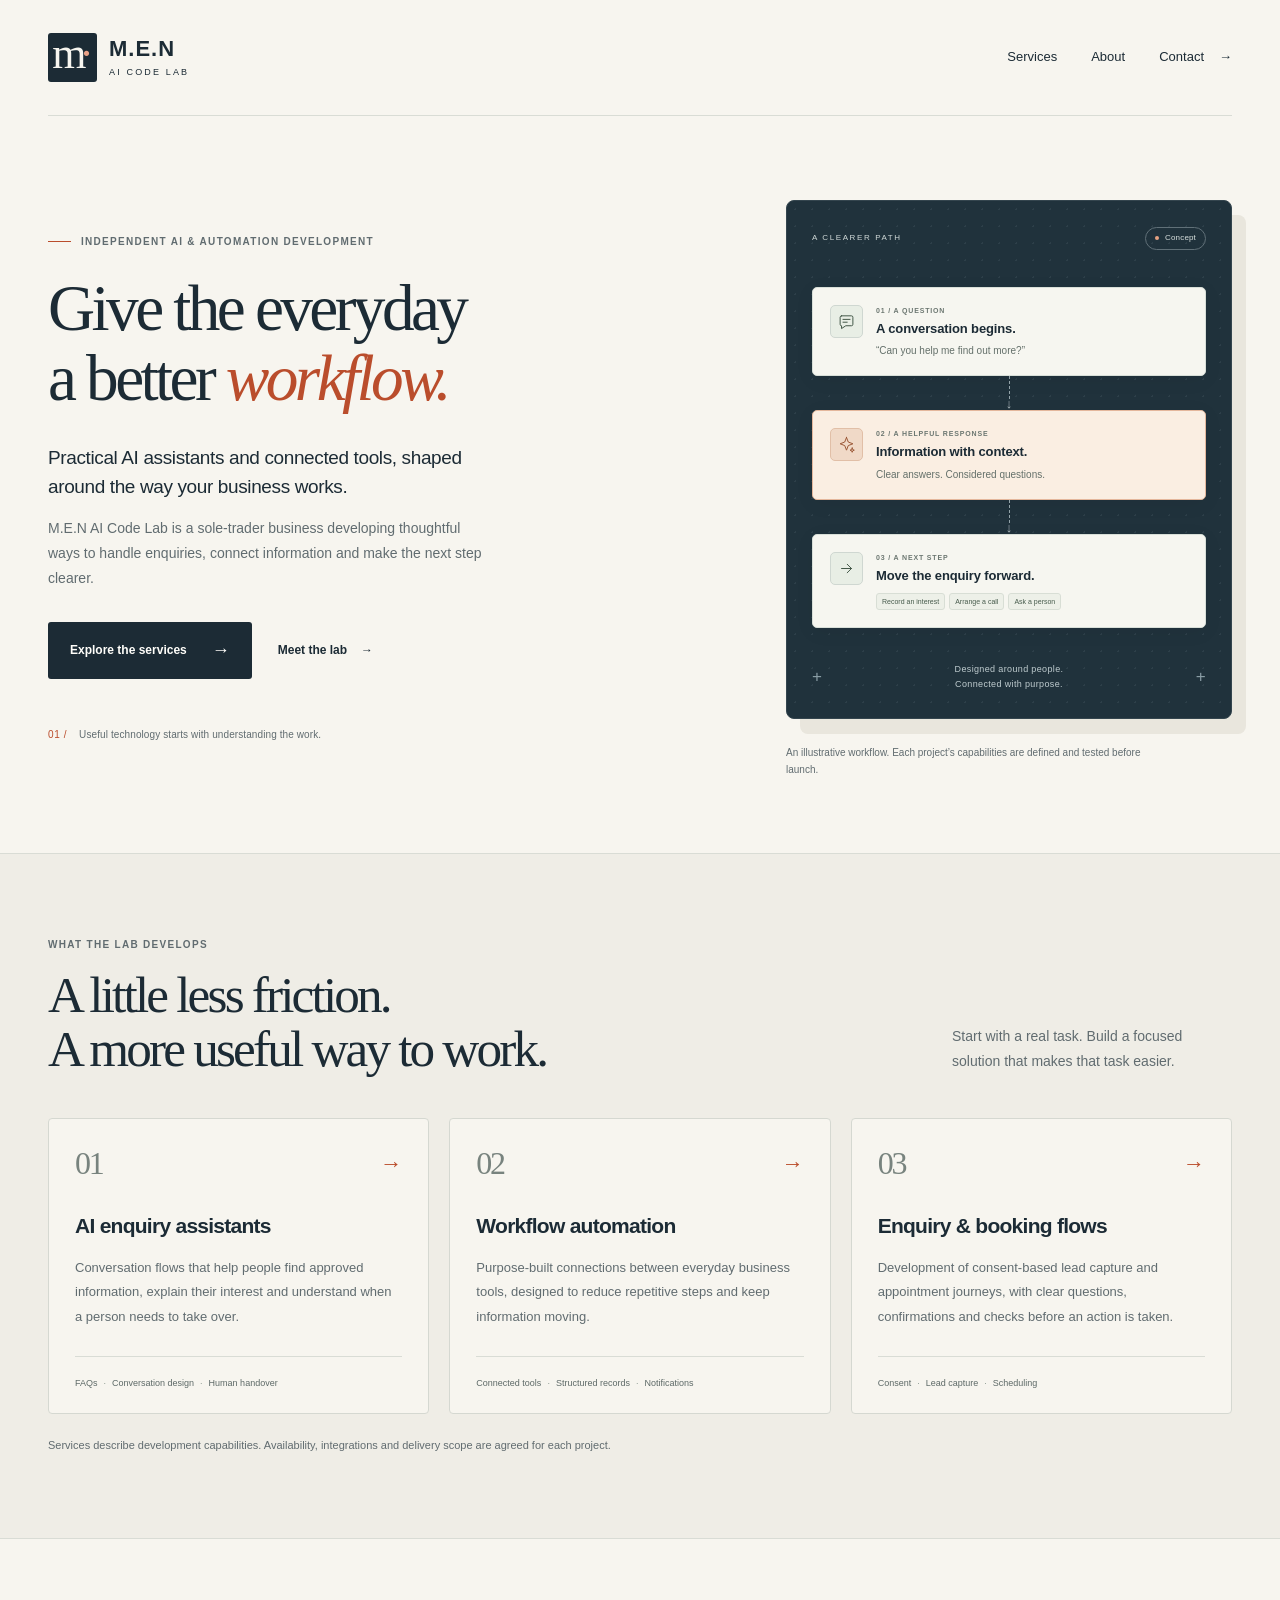
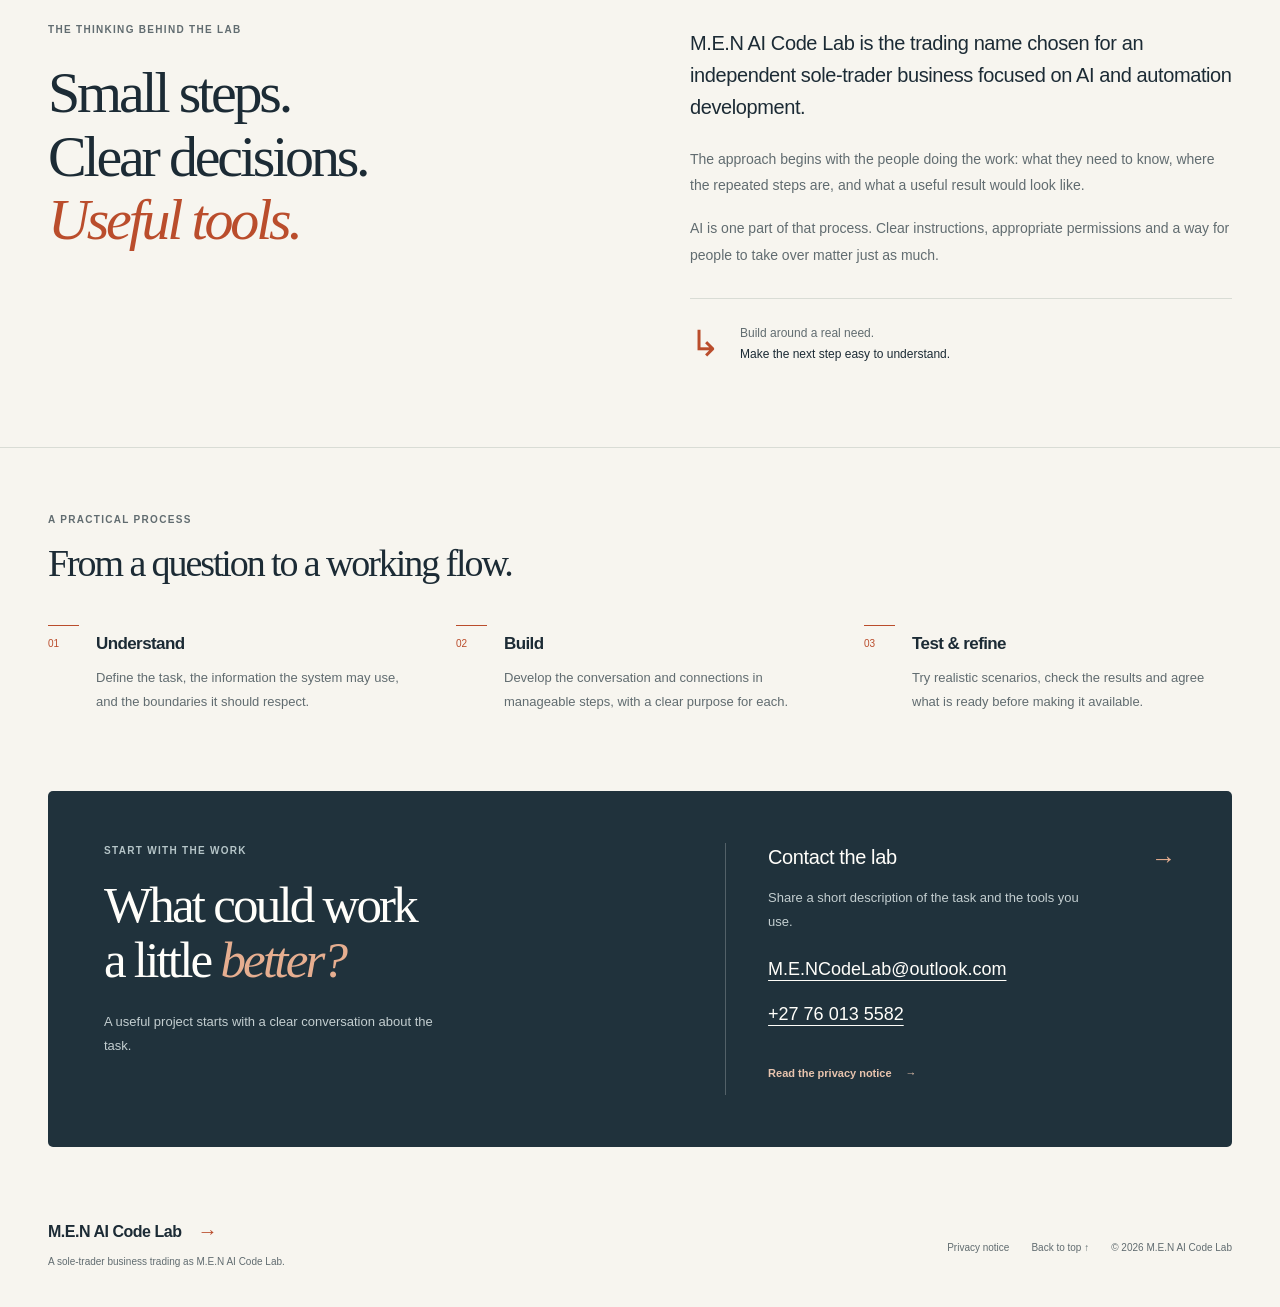
<file: index.html>
<!doctype html>
<html lang="en">
<head>
  <meta charset="utf-8">
  <meta name="facebook-domain-verification" content="qab2521dojvab8igrwdva17nqe7v2s" />
  <meta name="viewport" content="width=device-width, initial-scale=1">
  <meta name="description" content="M.E.N AI Code Lab is a sole-trader business developing practical AI assistants and workflow automations.">
  <meta name="theme-color" content="#f7f5ef">
  <title>M.E.N AI Code Lab — Practical AI &amp; automation</title>
  <link rel="icon" href="./favicon.svg" type="image/svg+xml">
  <link rel="stylesheet" href="./styles.css">
</head>
<body>
  <a class="skip-link" href="#main">Skip to content</a>
  <header class="site-header container">
    <a class="wordmark" href="./index.html" aria-label="M.E.N AI Code Lab home">
      <span class="brand-symbol" aria-hidden="true">m<span>·</span></span>
      <span class="brand-name">M.E.N<span>AI CODE LAB</span></span>
    </a>
    <nav class="site-nav" aria-label="Main navigation">
      <a href="#services">Services</a>
      <a href="#about">About</a>
      <a href="#contact">Contact <span aria-hidden="true">→</span></a>
    </nav>
  </header>

  <main id="main">
    <section class="hero container" aria-labelledby="hero-title">
      <div class="hero-copy">
        <p class="eyebrow"><span class="tiny-line" aria-hidden="true"></span>Independent AI &amp; automation development</p>
        <h1 id="hero-title">Give the everyday<br>a better <em>workflow.</em></h1>
        <p class="hero-description">Practical AI assistants and connected tools, shaped around the way your business works.</p>
        <p class="hero-detail">M.E.N AI Code Lab is a sole-trader business developing thoughtful ways to handle enquiries, connect information and make the next step clearer.</p>
        <div class="hero-actions">
          <a class="button button-primary" href="#services">Explore the services <span aria-hidden="true">→</span></a>
          <a class="text-link" href="#about">Meet the lab <span aria-hidden="true">→</span></a>
        </div>
        <div class="hero-footnote"><span aria-hidden="true">01 /</span> Useful technology starts with understanding the work.</div>
      </div>

      <figure class="workflow-figure">
        <div class="workflow-board">
          <div class="board-top"><span class="board-label">A CLEARER PATH</span><span class="concept-tag"><span aria-hidden="true"></span>Concept</span></div>
          <div class="board-grid" aria-hidden="true"></div>
          <div class="flow-card flow-question">
            <div class="flow-icon" aria-hidden="true"><svg viewBox="0 0 24 24" fill="none"><path d="M5 4h14a2 2 0 0 1 2 2v10a2 2 0 0 1-2 2h-8l-6 4v-4a2 2 0 0 1-2-2V6a2 2 0 0 1 2-2Z"/><path d="M7 9h10M7 13h6"/></svg></div>
            <div><span class="flow-step">01 / A QUESTION</span><strong>A conversation begins.</strong><p>“Can you help me find out more?”</p></div>
          </div>
          <div class="flow-connector" aria-hidden="true"><span></span><b>↓</b></div>
          <div class="flow-card flow-assistant">
            <div class="flow-icon" aria-hidden="true"><svg viewBox="0 0 24 24" fill="none"><path d="m12 2 2.5 6.5L21 11l-6.5 2.5L12 20l-2.5-6.5L3 11l6.5-2.5L12 2Z"/><path d="m20 17 .8 2.2L23 20l-2.2.8L20 23l-.8-2.2L17 20l2.2-.8L20 17Z"/></svg></div>
            <div><span class="flow-step">02 / A HELPFUL RESPONSE</span><strong>Information with context.</strong><p>Clear answers. Considered questions.</p></div>
          </div>
          <div class="flow-connector" aria-hidden="true"><span></span><b>↓</b></div>
          <div class="flow-card flow-action">
            <div class="flow-icon" aria-hidden="true"><svg viewBox="0 0 24 24" fill="none"><path d="M5 12h14m-6-6 6 6-6 6"/></svg></div>
            <div><span class="flow-step">03 / A NEXT STEP</span><strong>Move the enquiry forward.</strong><div class="flow-options"><span>Record an interest</span><span>Arrange a call</span><span>Ask a person</span></div></div>
          </div>
          <div class="board-bottom"><span class="board-cross" aria-hidden="true">+</span><span>Designed around people.<br>Connected with purpose.</span><span class="board-cross" aria-hidden="true">+</span></div>
        </div>
        <figcaption>An illustrative workflow. Each project’s capabilities are defined and tested before launch.</figcaption>
      </figure>
    </section>

    <section class="services-section section-space" id="services" aria-labelledby="services-title">
      <div class="container">
        <div class="section-heading">
          <div><p class="eyebrow">What the lab develops</p><h2 id="services-title">A little less friction.<br>A more useful way to work.</h2></div>
          <p>Start with a real task. Build a focused solution that makes that task easier.</p>
        </div>
        <div class="service-grid">
          <article class="service-card">
            <div class="service-card-top"><span class="service-number">01</span><span class="service-glyph" aria-hidden="true">→</span></div>
            <h3>AI enquiry assistants</h3>
            <p>Conversation flows that help people find approved information, explain their interest and understand when a person needs to take over.</p>
            <div class="service-tags"><span>FAQs</span><span>Conversation design</span><span>Human handover</span></div>
          </article>
          <article class="service-card">
            <div class="service-card-top"><span class="service-number">02</span><span class="service-glyph" aria-hidden="true">→</span></div>
            <h3>Workflow automation</h3>
            <p>Purpose-built connections between everyday business tools, designed to reduce repetitive steps and keep information moving.</p>
            <div class="service-tags"><span>Connected tools</span><span>Structured records</span><span>Notifications</span></div>
          </article>
          <article class="service-card">
            <div class="service-card-top"><span class="service-number">03</span><span class="service-glyph" aria-hidden="true">→</span></div>
            <h3>Enquiry &amp; booking flows</h3>
            <p>Development of consent-based lead capture and appointment journeys, with clear questions, confirmations and checks before an action is taken.</p>
            <div class="service-tags"><span>Consent</span><span>Lead capture</span><span>Scheduling</span></div>
          </article>
        </div>
        <p class="services-note">Services describe development capabilities. Availability, integrations and delivery scope are agreed for each project.</p>
      </div>
    </section>

    <section class="about-section section-space container" id="about" aria-labelledby="about-title">
      <div class="about-heading"><p class="eyebrow">The thinking behind the lab</p><h2 id="about-title">Small steps.<br>Clear decisions.<br><em>Useful tools.</em></h2></div>
      <div class="about-copy">
        <p class="large-copy">M.E.N AI Code Lab is the trading name chosen for an independent sole-trader business focused on AI and automation development.</p>
        <p>The approach begins with the people doing the work: what they need to know, where the repeated steps are, and what a useful result would look like.</p>
        <p>AI is one part of that process. Clear instructions, appropriate permissions and a way for people to take over matter just as much.</p>
        <div class="principle-row"><span class="principle-icon" aria-hidden="true">↳</span><p>Build around a real need.<br><strong>Make the next step easy to understand.</strong></p></div>
      </div>
    </section>

    <section class="process-section section-space" aria-labelledby="process-title">
      <div class="container">
        <div class="section-heading compact-heading"><div><p class="eyebrow">A practical process</p><h2 id="process-title">From a question to a working flow.</h2></div></div>
        <ol class="process-list">
          <li><span class="process-index" aria-hidden="true">01</span><div><h3>Understand</h3><p>Define the task, the information the system may use, and the boundaries it should respect.</p></div></li>
          <li><span class="process-index" aria-hidden="true">02</span><div><h3>Build</h3><p>Develop the conversation and connections in manageable steps, with a clear purpose for each.</p></div></li>
          <li><span class="process-index" aria-hidden="true">03</span><div><h3>Test &amp; refine</h3><p>Try realistic scenarios, check the results and agree what is ready before making it available.</p></div></li>
        </ol>
      </div>
    </section>

    <section class="contact-section container" id="contact" aria-labelledby="contact-title">
      <div class="contact-panel">
        <div><p class="eyebrow">Start with the work</p><h2 id="contact-title">What could work<br>a little <em>better?</em></h2><p>A useful project starts with a clear conversation about the task.</p></div>
        <div class="contact-details">
          <span class="contact-details-icon" aria-hidden="true">→</span>
          <h3>Contact the lab</h3>
          <p>Share a short description of the task and the tools you use.</p>
          <a class="contact-email" href="mailto:M.E.NCodeLab@outlook.com">M.E.NCodeLab@outlook.com</a>
          <a class="contact-phone" href="tel:+27760135582">+27 76 013 5582</a>
          <a class="text-link" href="./privacy.html">Read the privacy notice <span aria-hidden="true">→</span></a>
        </div>
      </div>
    </section>
  </main>

  <footer class="site-footer container">
    <div><a class="footer-brand" href="./index.html">M.E.N AI Code Lab<span aria-hidden="true">→</span></a><p>A sole-trader business trading as M.E.N AI Code Lab.</p></div>
    <div class="footer-links"><a href="./privacy.html">Privacy notice</a><a href="#main">Back to top ↑</a><span>© 2026 M.E.N AI Code Lab</span></div>
  </footer>
</body>
</html>
</file>
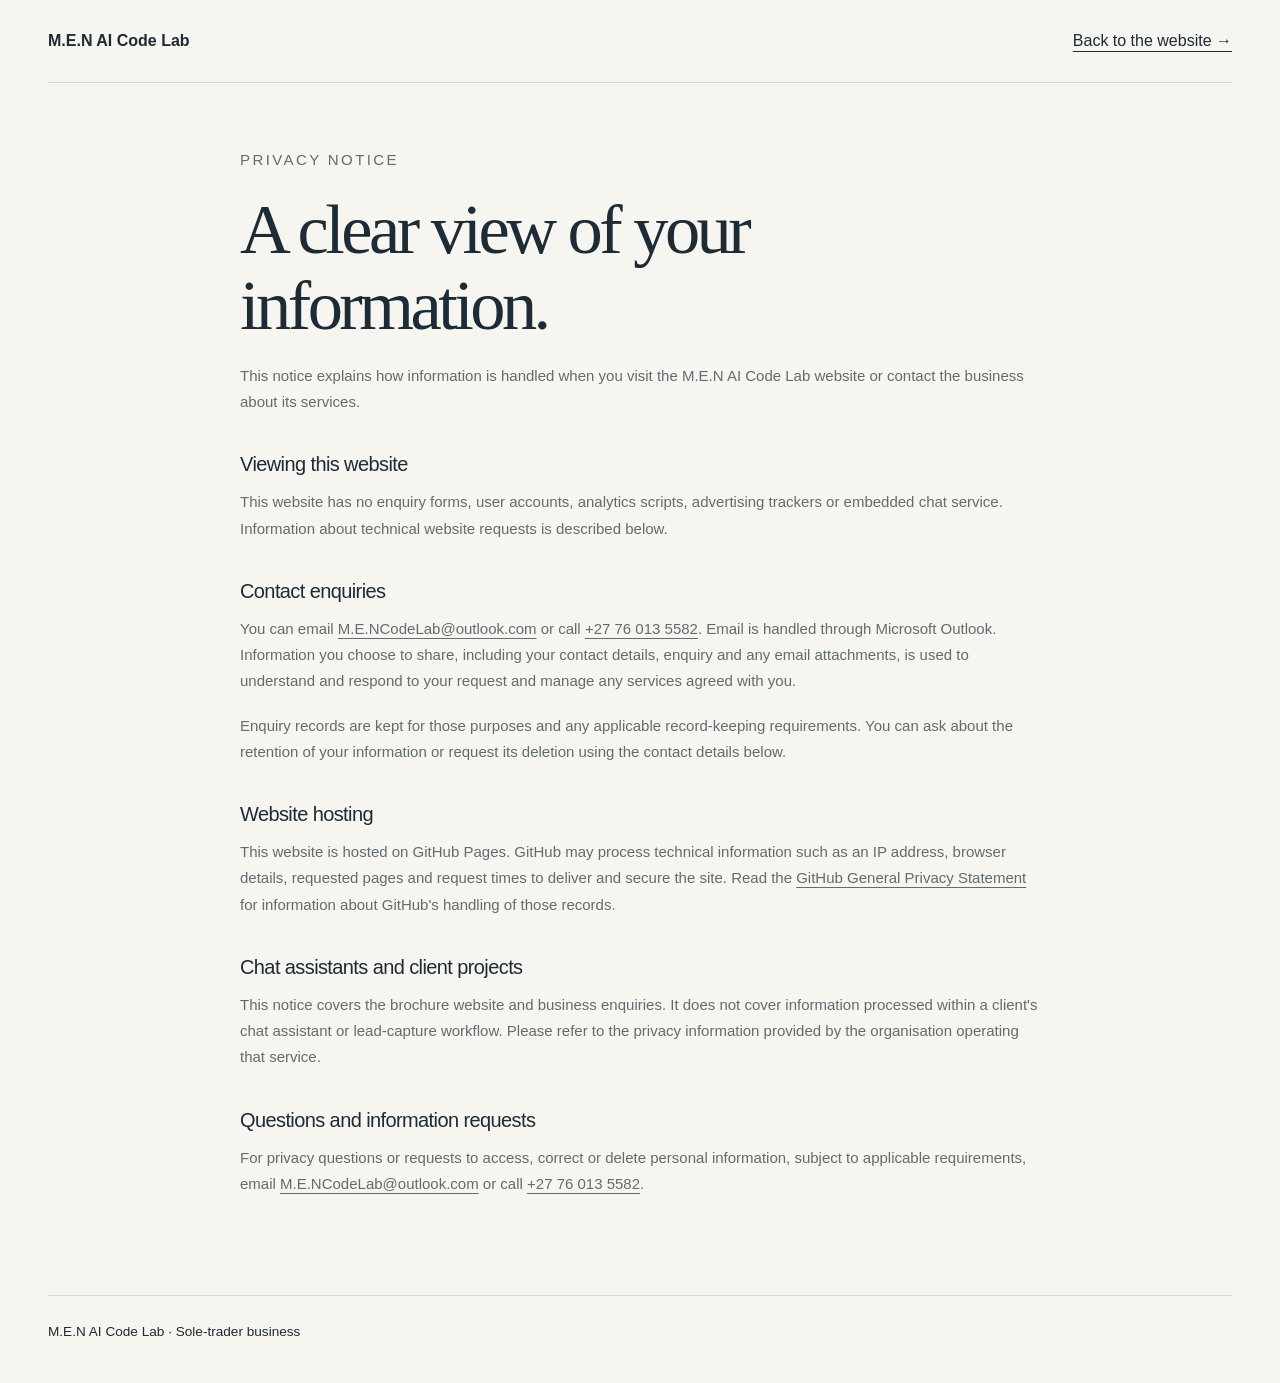
<file: privacy.html>
<!doctype html>
<html lang="en">
<head>
  <meta charset="utf-8">
  <meta name="viewport" content="width=device-width, initial-scale=1">
  <meta name="description" content="How M.E.N AI Code Lab handles website visits, contact enquiries and privacy requests.">
  <title>Privacy notice — M.E.N AI Code Lab</title>
  <link rel="icon" href="./favicon.svg" type="image/svg+xml">
  <link rel="stylesheet" href="./styles.css">
  <style>
    .privacy-nav { display: flex; justify-content: space-between; align-items: center; gap: 24px; padding-block: 28px; border-bottom: 1px solid #d8d8d1; }
    .privacy-nav a { color: inherit; text-decoration-thickness: 1px; text-underline-offset: 5px; }
    .privacy-brand { font-weight: 750; text-decoration: none; }
    .privacy-main { padding-block: 64px 80px; }
    .privacy-main h1 { margin-bottom: 20px; font-size: clamp(2.4rem, 7vw, 4.4rem); letter-spacing: -.05em; line-height: 1.08; }
    .privacy-main h2 { margin: 36px 0 12px; font-size: 1.25rem; }
    .privacy-main p { margin: 0 0 18px; line-height: 1.75; }
    .privacy-main a[href^="mailto:"] { overflow-wrap: anywhere; }
    .privacy-eyebrow { font-size: .75rem; letter-spacing: .16em; text-transform: uppercase; }
    .privacy-footer { border-top: 1px solid #d8d8d1; padding-block: 24px 40px; font-size: .85rem; line-height: 1.7; }
    @media (max-width: 480px) { .privacy-nav { align-items: flex-start; flex-direction: column; gap: 12px; } .privacy-main { padding-top: 40px; } }
  </style>
</head>
<body>
  <header class="container privacy-nav">
    <a class="privacy-brand" href="./index.html">M.E.N AI Code Lab</a>
    <a href="./index.html">Back to the website <span aria-hidden="true">→</span></a>
  </header>
  <main class="container legal-content privacy-main" id="main">
    <p class="privacy-eyebrow">Privacy notice</p>
    <h1>A clear view of your information.</h1>
    <p>This notice explains how information is handled when you visit the M.E.N AI Code Lab website or contact the business about its services.</p>

    <h2>Viewing this website</h2>
    <p>This website has no enquiry forms, user accounts, analytics scripts, advertising trackers or embedded chat service. Information about technical website requests is described below.</p>

    <h2>Contact enquiries</h2>
    <p>You can email <a href="mailto:M.E.NCodeLab@outlook.com">M.E.NCodeLab@outlook.com</a> or call <a href="tel:+27760135582">+27 76 013 5582</a>. Email is handled through Microsoft Outlook. Information you choose to share, including your contact details, enquiry and any email attachments, is used to understand and respond to your request and manage any services agreed with you.</p>
    <p>Enquiry records are kept for those purposes and any applicable record-keeping requirements. You can ask about the retention of your information or request its deletion using the contact details below.</p>

    <h2>Website hosting</h2>
    <p>This website is hosted on GitHub Pages. GitHub may process technical information such as an IP address, browser details, requested pages and request times to deliver and secure the site. Read the <a href="https://docs.github.com/en/site-policy/privacy-policies/github-general-privacy-statement">GitHub General Privacy Statement</a> for information about GitHub's handling of those records.</p>

    <h2>Chat assistants and client projects</h2>
    <p>This notice covers the brochure website and business enquiries. It does not cover information processed within a client's chat assistant or lead-capture workflow. Please refer to the privacy information provided by the organisation operating that service.</p>

    <h2>Questions and information requests</h2>
    <p>For privacy questions or requests to access, correct or delete personal information, subject to applicable requirements, email <a href="mailto:M.E.NCodeLab@outlook.com">M.E.NCodeLab@outlook.com</a> or call <a href="tel:+27760135582">+27 76 013 5582</a>.</p>
  </main>
  <footer class="container privacy-footer">
    <p>M.E.N AI Code Lab · Sole-trader business</p>
  </footer>
</body>
</html>
</file>
<file: styles.css>
:root{--paper:#f7f5ef;--paper-deep:#efede6;--ink:#1c2b35;--muted:#616c70;--orange:#ba4d2c;--orange-bright:#e9a186;--line:#d9dcd5;--white:#fffefa;--serif:Georgia,'Times New Roman',serif;--sans:Arial,Helvetica,sans-serif;--width:1200px}
*{box-sizing:border-box}
html{scroll-behavior:smooth;scroll-padding-top:24px}
body{margin:0;background:var(--paper);color:var(--ink);font-family:var(--sans);font-size:16px;line-height:1.6;-webkit-font-smoothing:antialiased}
a{color:inherit;text-underline-offset:4px}
button,a{-webkit-tap-highlight-color:transparent}
a:focus-visible{outline:3px solid var(--orange);outline-offset:6px;border-radius:2px}
::selection{background:#f1c3b0;color:var(--ink)}
h1,h2,h3,p,figure{margin:0}
h1,h2{font-family:var(--serif);font-weight:400;letter-spacing:-.055em;line-height:1.07}
h2{font-size:clamp(36px,4vw,52px)}
h3{font-size:20px;font-weight:600;letter-spacing:-.035em;line-height:1.3}
em{font-weight:400}
.container{width:min(var(--width),calc(100% - 96px));margin-inline:auto}
.skip-link{position:absolute;top:12px;left:12px;z-index:10;padding:12px 18px;background:var(--ink);color:white;transform:translateY(-160%)}
.skip-link:focus{transform:translateY(0)}
.draft-banner{display:flex;align-items:center;justify-content:center;gap:9px;min-height:34px;padding:7px 24px;background:#eee7db;color:#65523e;font-size:11px;letter-spacing:.03em;text-align:center;border-bottom:1px solid #e1d8c9}
.draft-dot{width:5px;height:5px;flex:0 0 5px;border-radius:50%;background:#a56432}
.site-header{display:flex;justify-content:space-between;align-items:center;min-height:116px;border-bottom:1px solid var(--line);gap:24px}
.wordmark{display:inline-flex;align-items:center;gap:12px;text-decoration:none;min-height:52px}
.brand-symbol{font-family:var(--serif);font-size:44px;letter-spacing:-.12em;line-height:1;width:49px;height:49px;display:flex;align-items:center;justify-content:center;background:var(--ink);color:var(--paper);border-radius:3px;padding-right:6px;padding-bottom:7px}
.brand-symbol span{color:var(--orange-bright)}
.brand-name{font-size:22px;font-weight:600;line-height:1.1;letter-spacing:.045em}
.brand-name>span{display:block;margin-top:6px;font-size:9px;font-weight:500;letter-spacing:.24em}
.site-nav{display:flex;align-items:center;gap:34px}
.site-nav a{display:inline-flex;gap:15px;align-items:center;text-decoration:none;font-size:13px;font-weight:500;min-height:44px;border-bottom:1px solid transparent}
.site-nav a:hover{border-bottom-color:var(--orange);color:var(--orange)}
.hero{display:grid;grid-template-columns:minmax(0,1.35fr) minmax(0,1fr);gap:70px;padding-block:84px 75px;align-items:center}
.eyebrow{display:flex;align-items:center;gap:10px;color:var(--muted);font-size:10px;font-weight:600;letter-spacing:.13em;line-height:1.5;text-transform:uppercase;margin-bottom:25px}
.tiny-line{width:23px;height:1px;background:var(--orange);flex-shrink:0}
h1{font-size:clamp(48px,5.1vw,70px);margin-bottom:29px}
h1 em,.about-heading h2 em{color:var(--orange)}
.hero-description{font-size:19px;line-height:1.55;max-width:460px;letter-spacing:-.02em;margin-bottom:14px}
.hero-detail{font-size:14px;color:var(--muted);max-width:440px;line-height:1.8}
.hero-actions{display:flex;gap:26px;align-items:center;flex-wrap:wrap;margin-top:31px}
.button{display:inline-flex;justify-content:center;align-items:center;gap:25px;min-height:50px;padding:13px 21px;border-radius:3px;font-size:12px;font-weight:600;text-decoration:none;border:1px solid transparent;transition:background-color .15s}
.button-primary{background:var(--ink);color:var(--white)}
.button-primary:hover{background:#344650}
.button-primary span{font-size:18px;font-weight:400}
.text-link{display:inline-flex;align-items:center;min-height:44px;gap:14px;font-size:12px;font-weight:600;text-decoration:none}
.text-link:hover{text-decoration:underline}
.hero-footnote{display:flex;align-items:center;gap:12px;margin-top:48px;font-size:10px;letter-spacing:.01em;color:var(--muted)}
.hero-footnote>span{color:var(--orange);font-size:10px;letter-spacing:.06em;white-space:nowrap}
.workflow-figure{width:100%;max-width:446px;justify-self:end}
.workflow-board{position:relative;overflow:hidden;background:#20323c;border:1px solid #34454e;padding:26px 25px 25px;border-radius:8px;box-shadow:14px 15px 0 #e9e6dd}
.board-grid{position:absolute;inset:0;background-image:radial-gradient(#5d6e76 1px,transparent 1px);background-size:17px 17px;opacity:.22;pointer-events:none}
.board-top,.flow-card,.flow-connector,.board-bottom{position:relative;z-index:1}
.board-top{display:flex;justify-content:space-between;align-items:center;margin-bottom:37px;gap:12px}
.board-label{font-size:8px;color:#d0d9d8;letter-spacing:.2em}
.concept-tag{display:inline-flex;gap:6px;align-items:center;border:1px solid #607078;border-radius:20px;padding:4px 9px;color:#d9e1df;font-size:8px;letter-spacing:.02em}
.concept-tag>span{width:4px;height:4px;background:#e5a282;border-radius:50%}
.flow-card{display:flex;gap:13px;align-items:flex-start;border:1px solid #d8dfd8;border-radius:5px;padding:17px;background:#f6f6f0;box-shadow:0 4px 20px #0000000e}
.flow-icon{width:33px;height:33px;flex:0 0 33px;border:1px solid #cfd7d1;border-radius:5px;display:flex;align-items:center;justify-content:center;background:#e8eee5}
.flow-icon svg{width:17px;height:17px;stroke:#425747;stroke-width:1.4;stroke-linecap:round;stroke-linejoin:round}
.flow-step{display:block;font-size:7px;font-weight:600;color:#6c7771;letter-spacing:.12em;margin-bottom:4px}
.flow-card strong{display:block;font-size:13px;font-weight:600;letter-spacing:-.01em;line-height:1.4}
.flow-card p{font-size:10px;line-height:1.5;color:#64706a;margin-top:5px}
.flow-connector{height:34px;display:flex;align-items:center;flex-direction:column;color:#acb9bc}
.flow-connector span{height:23px;border-left:1px dashed #93a3a9}
.flow-connector b{font-size:13px;line-height:10px;font-weight:400}
.flow-assistant{border-color:#e4b79c;background:#faeee2}
.flow-assistant .flow-icon{background:#f0d9c7;border-color:#e1bfa7}
.flow-assistant .flow-icon svg{stroke:#9a5735}
.flow-options{display:flex;flex-wrap:wrap;gap:4px;margin-top:8px}
.flow-options span{font-size:7px;border:1px solid #d8ded5;border-radius:3px;padding:3px 5px;line-height:1.3;background:#edf0e8;color:#475b4c}
.board-bottom{display:flex;align-items:center;justify-content:space-between;margin-top:34px;color:#bfcccf;gap:18px;text-align:center;font-size:9px;line-height:1.7;letter-spacing:.04em}
.board-cross{font-size:17px;font-weight:300;color:#899da5}
.workflow-figure figcaption{font-size:10px;color:var(--muted);line-height:1.7;margin-top:25px;max-width:360px}
.section-space{padding-block:83px}
.services-section{background:var(--paper-deep);border-block:1px solid var(--line)}
.section-heading{display:flex;justify-content:space-between;align-items:flex-end;gap:50px;margin-bottom:41px}
.section-heading .eyebrow{margin-bottom:16px}
.section-heading>p{max-width:280px;font-size:14px;color:var(--muted);line-height:1.8;padding-bottom:3px}
.service-grid{display:grid;grid-template-columns:repeat(3,minmax(0,1fr));gap:20px}
.service-card{padding:27px 26px 23px;background:var(--paper);border:1px solid #d5d8d1;border-radius:4px;display:flex;flex-direction:column}
.service-card-top{display:flex;justify-content:space-between;align-items:center;margin-bottom:31px}
.service-number{font-family:var(--serif);font-size:32px;color:#78837e;letter-spacing:-.07em;line-height:1.1}
.service-glyph{font-size:22px;color:var(--orange)}
.service-card h3{margin-bottom:16px;font-size:21px}
.service-card>p{font-size:13px;line-height:1.9;color:var(--muted);margin-bottom:26px}
.service-tags{display:flex;gap:6px;flex-wrap:wrap;margin-top:auto;padding-top:19px;border-top:1px solid var(--line)}
.service-tags span{font-size:9px;color:#5d6967;white-space:nowrap}
.service-tags span+span::before{content:'·';margin-right:6px;color:#8b9990}
.services-note{font-size:11px;line-height:1.7;color:var(--muted);margin-top:22px}
.about-section{display:grid;grid-template-columns:1fr 1fr;gap:100px;align-items:start}
.about-heading .eyebrow{margin-bottom:24px}
.about-heading h2{font-size:58px;line-height:1.1}
.about-copy{padding-top:5px}
.about-copy>p{font-size:14px;line-height:1.9;color:var(--muted);margin-bottom:16px}
.about-copy>p.large-copy{font-size:20px;line-height:1.6;color:var(--ink);letter-spacing:-.02em;margin-bottom:23px}
.principle-row{display:flex;align-items:center;gap:20px;margin-top:30px;padding-top:24px;border-top:1px solid var(--line)}
.principle-icon{font-size:36px;color:var(--orange);line-height:1}
.principle-row p{font-size:12px;line-height:1.7;color:var(--muted)}
.principle-row strong{color:var(--ink);font-weight:500}
.process-section{border-top:1px solid var(--line);padding-top:64px;padding-bottom:76px}
.compact-heading{margin-bottom:41px}
.compact-heading h2{font-size:38px}
.process-list{list-style:none;display:grid;grid-template-columns:repeat(3,minmax(0,1fr));gap:40px;padding:0;margin:0}
.process-list li{display:flex;gap:17px;align-items:flex-start}
.process-index{font-size:10px;color:var(--orange);line-height:1.5;border-top:1px solid var(--orange);padding-top:10px;width:31px;flex:0 0 31px}
.process-list h3{font-size:17px;font-weight:600;line-height:1.4;margin-bottom:11px;padding-top:7px}
.process-list p{font-size:13px;line-height:1.85;color:var(--muted)}
.contact-section{padding-bottom:62px}
.contact-panel{display:grid;grid-template-columns:1.2fr 1fr;gap:80px;background:#20323c;color:var(--white);border-radius:5px;padding:52px 56px}
.contact-panel .eyebrow{color:#b5c5c8;margin-bottom:20px}
.contact-panel h2{font-size:51px;line-height:1.08;margin-bottom:22px}
.contact-panel h2 em{color:#e6ae90}
.contact-panel>div>p:not(.eyebrow){color:#c3ced0;font-size:13px;line-height:1.9;max-width:330px}
.contact-details{border-left:1px solid #536168;padding-left:42px;align-self:center;position:relative}
.contact-details-icon{position:absolute;right:0;top:0;font-size:25px;color:#e6ae90;line-height:1.2}
.contact-details h3{font-size:20px;line-height:1.4;font-weight:500;margin-bottom:15px;padding-right:26px;letter-spacing:-.02em}
.contact-details .text-link{color:#e8c4ae;margin-top:15px;font-size:11px}
.contact-email{display:block;max-width:100%;margin-top:12px;padding-block:8px;color:var(--white);font-size:18px;line-height:1.6;overflow-wrap:anywhere;text-underline-offset:5px;text-decoration-thickness:1px}
.contact-phone{display:block;width:fit-content;max-width:100%;padding-block:8px;color:var(--white);font-size:18px;line-height:1.6;text-underline-offset:5px;text-decoration-thickness:1px}
.contact-email:hover,.contact-phone:hover{color:#e8c4ae}
.site-footer{display:flex;justify-content:space-between;align-items:flex-end;gap:30px;padding-block:0 37px}
.footer-brand{display:flex;align-items:center;gap:16px;font-size:16px;font-weight:600;text-decoration:none;letter-spacing:-.03em;min-height:44px}
.footer-brand span{color:var(--orange);font-size:20px}
.site-footer p{font-size:10px;color:var(--muted);margin-top:1px}
.footer-links{display:flex;gap:22px;align-items:center;flex-wrap:wrap;justify-content:flex-end;font-size:10px;color:var(--muted)}
.footer-links a{min-height:44px;display:inline-flex;align-items:center;text-decoration:none}
.footer-links a:hover{text-decoration:underline}
.legal-content{max-width:800px;padding-block:65px 80px}
.legal-content h1{font-size:clamp(40px,6vw,62px);margin-bottom:24px}
.legal-content h2{font-family:var(--sans);font-size:23px;letter-spacing:-.03em;margin:38px 0 14px;line-height:1.3}
.legal-content h3{font-size:18px;margin:25px 0 12px}
.legal-content p,.legal-content li{font-size:15px;line-height:1.85;color:var(--muted)}
.legal-content p+p{margin-top:16px}
.legal-content ul{padding-left:24px}
.legal-content li+li{margin-top:8px}
.legal-content strong{color:var(--ink)}
.legal-content .draft-notice{padding:18px 22px;border:1px solid #dcc8af;background:#f2eadd;border-radius:4px;margin:26px 0}
@media(min-width:1600px){.hero{padding-block:102px 95px}.site-header{min-height:128px}}
@media(max-width:1100px){.container{width:calc(100% - 64px)}.hero{gap:38px;padding-block:65px}.hero h1{font-size:58px}.hero-description{font-size:17px}.workflow-board{padding-inline:19px}.flow-card{padding:14px;gap:10px}.flow-icon{width:29px;height:29px;flex-basis:29px}.flow-card strong{font-size:12px}.flow-options{gap:3px}.flow-options span{font-size:7px;padding:3px 4px}.about-section{gap:60px}.about-heading h2{font-size:51px}.service-card{padding:25px 21px}.service-card h3{font-size:19px}.contact-panel{gap:45px;padding:45px 40px}.contact-details{padding-left:30px}.footer-links{gap:16px}}
@media(max-width:850px){.hero{grid-template-columns:minmax(0,1.15fr) minmax(0,1fr);gap:29px}.hero h1{font-size:48px}.hero .eyebrow{font-size:8px;gap:6px;letter-spacing:.09em}.hero-detail{font-size:13px}.hero-actions{gap:17px}.button{font-size:11px;padding:12px 15px;gap:13px}.text-link{font-size:11px;gap:8px}.hero-footnote{font-size:9px;margin-top:30px;align-items:flex-start}.workflow-board{padding:20px 14px}.flow-card{padding:13px 10px;gap:9px}.flow-icon{display:none}.flow-step{font-size:7px}.flow-card strong{font-size:12px}.board-top{margin-bottom:28px}.board-label{font-size:7px}.board-bottom{margin-top:26px}.section-space{padding-block:63px}.section-heading{gap:35px}.section-heading h2{font-size:40px}.section-heading>p{font-size:12px;max-width:230px}.service-grid{gap:12px}.service-card{padding:22px 16px}.service-card h3{font-size:18px}.service-card>p{font-size:12px}.service-tags{gap:4px}.service-tags span{font-size:8px}.about-section{gap:45px}.about-heading h2{font-size:46px}.about-copy>p.large-copy{font-size:18px}.about-copy>p{font-size:13px}.process-list{gap:25px}.process-list li{gap:10px}.process-list p{font-size:12px}.process-index{width:25px;flex-basis:25px}.contact-panel{padding:38px 32px;gap:30px}.contact-panel h2{font-size:45px}.contact-details{padding-left:25px}.contact-details h3{font-size:18px}.contact-panel>div>p:not(.eyebrow){font-size:12px}.site-footer{align-items:flex-start}.footer-links{max-width:250px;gap:0 18px}}
@media(max-width:680px){.container{width:calc(100% - 40px)}.draft-banner{font-size:9px;line-height:1.5;padding-inline:17px;min-height:34px}.site-header{min-height:93px;gap:13px}.brand-symbol{width:39px;height:39px;font-size:36px;padding-right:5px;padding-bottom:6px}.wordmark{gap:8px}.brand-name{font-size:18px}.brand-name>span{font-size:7px;letter-spacing:.21em;margin-top:5px}.site-nav{gap:17px}.site-nav a{font-size:11px;gap:5px}.site-nav a:last-child span{display:none}.hero{grid-template-columns:1fr;gap:44px;padding-block:49px 52px}.hero h1{font-size:clamp(42px,9.1vw,60px);margin-bottom:24px}.hero .eyebrow{font-size:9px;letter-spacing:.1em;margin-bottom:25px}.hero-description{font-size:18px;max-width:440px}.hero-detail{font-size:13px;max-width:440px}.hero-actions{gap:25px;margin-top:28px}.button{font-size:12px;gap:24px;padding:13px 20px}.text-link{font-size:12px}.hero-footnote{font-size:10px;margin-top:31px;align-items:center}.workflow-figure{max-width:none;width:100%;justify-self:start}.workflow-board{padding:26px 25px;box-shadow:8px 9px 0 #e9e6dd}.board-top{margin-bottom:29px}.board-label{font-size:8px}.flow-card{padding:16px;gap:13px}.flow-icon{display:flex;flex-basis:33px;width:33px;height:33px}.flow-step{font-size:8px}.flow-card strong{font-size:14px}.flow-card p{font-size:11px}.flow-options{gap:5px}.flow-options span{font-size:8px;padding:4px 6px}.board-bottom{font-size:10px;margin-top:29px}.workflow-figure figcaption{font-size:10px;margin-top:21px;max-width:100%}.section-space{padding-block:53px}.section-heading{display:block;margin-bottom:29px}.section-heading h2{font-size:39px}.section-heading>p{font-size:13px;max-width:100%;margin-top:22px}.service-grid{grid-template-columns:1fr;gap:14px}.service-card{padding:25px}.service-card-top{margin-bottom:24px}.service-card h3{font-size:23px;margin-bottom:12px}.service-card>p{font-size:14px;margin-bottom:21px}.service-tags span{font-size:10px}.service-tags{gap:7px;padding-top:16px}.services-note{font-size:10px;margin-top:19px}.about-section{grid-template-columns:1fr;gap:30px}.about-heading h2{font-size:48px}.about-heading .eyebrow{margin-bottom:20px}.about-copy>p.large-copy{font-size:20px;margin-bottom:20px}.about-copy>p{font-size:14px}.principle-row{margin-top:27px}.process-section{padding-top:46px}.compact-heading h2{font-size:36px;max-width:400px}.process-list{grid-template-columns:1fr;gap:30px}.process-list li{gap:20px}.process-index{width:32px;flex-basis:32px}.process-list h3{font-size:19px;margin-bottom:9px}.process-list p{font-size:14px;max-width:430px}.contact-section{padding-bottom:40px}.contact-panel{grid-template-columns:1fr;gap:35px;padding:34px 27px}.contact-panel h2{font-size:45px}.contact-panel>div>p:not(.eyebrow){font-size:13px}.contact-details{padding-left:0;padding-top:28px;border-left:0;border-top:1px solid #536168}.contact-details-icon{top:28px}.contact-details h3{font-size:20px}.contact-details .text-link{font-size:12px}.site-footer{display:block;padding-bottom:24px}.footer-links{justify-content:flex-start;max-width:none;margin-top:14px;gap:0 24px}.footer-links>span{width:100%;margin-top:5px}.site-footer p{line-height:1.7}.legal-content{padding-block:40px 60px}}
@media(max-width:370px){.container{width:calc(100% - 32px)}.site-nav{gap:11px}.site-nav a{font-size:10px}.wordmark{gap:6px}.brand-name{font-size:16px}.brand-name>span{font-size:6px}.brand-symbol{width:34px;height:34px;font-size:32px}.hero h1{font-size:40px}.hero .eyebrow{font-size:8px}.hero-actions{gap:15px}.button{gap:15px;padding-inline:14px}.hero-footnote{font-size:9px;gap:9px}.workflow-board{padding:21px 15px}.flow-card{padding:13px 10px;gap:9px}.flow-icon{flex-basis:28px;width:28px;height:28px}.flow-card strong{font-size:12px}.flow-card p{font-size:10px}.flow-step{font-size:7px}.flow-options{gap:4px}.flow-options span{font-size:7px;padding:3px 4px}.section-heading h2{font-size:35px}.contact-panel{padding:30px 23px}.contact-panel h2{font-size:40px}.contact-details .text-link{font-size:11px;gap:8px}}
@media(prefers-reduced-motion:reduce){html{scroll-behavior:auto}.button{transition:none}}
</file>
